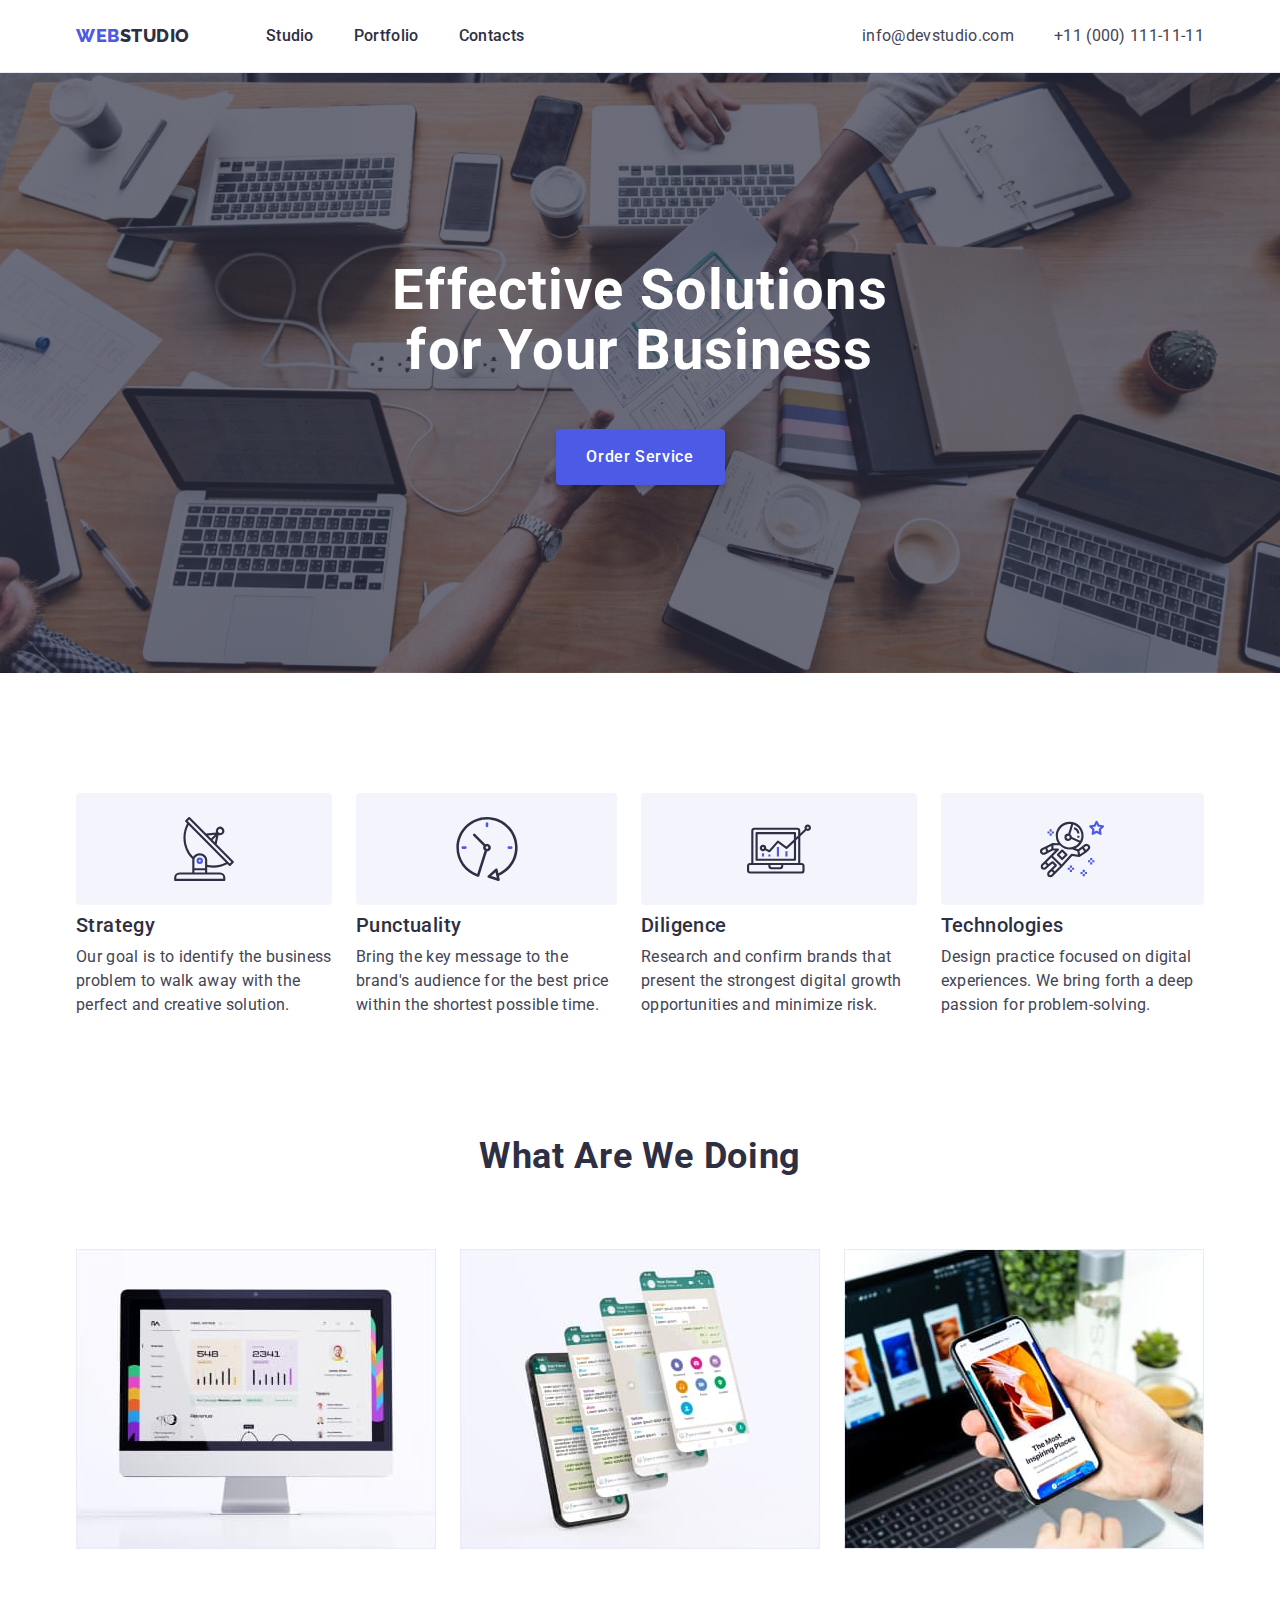
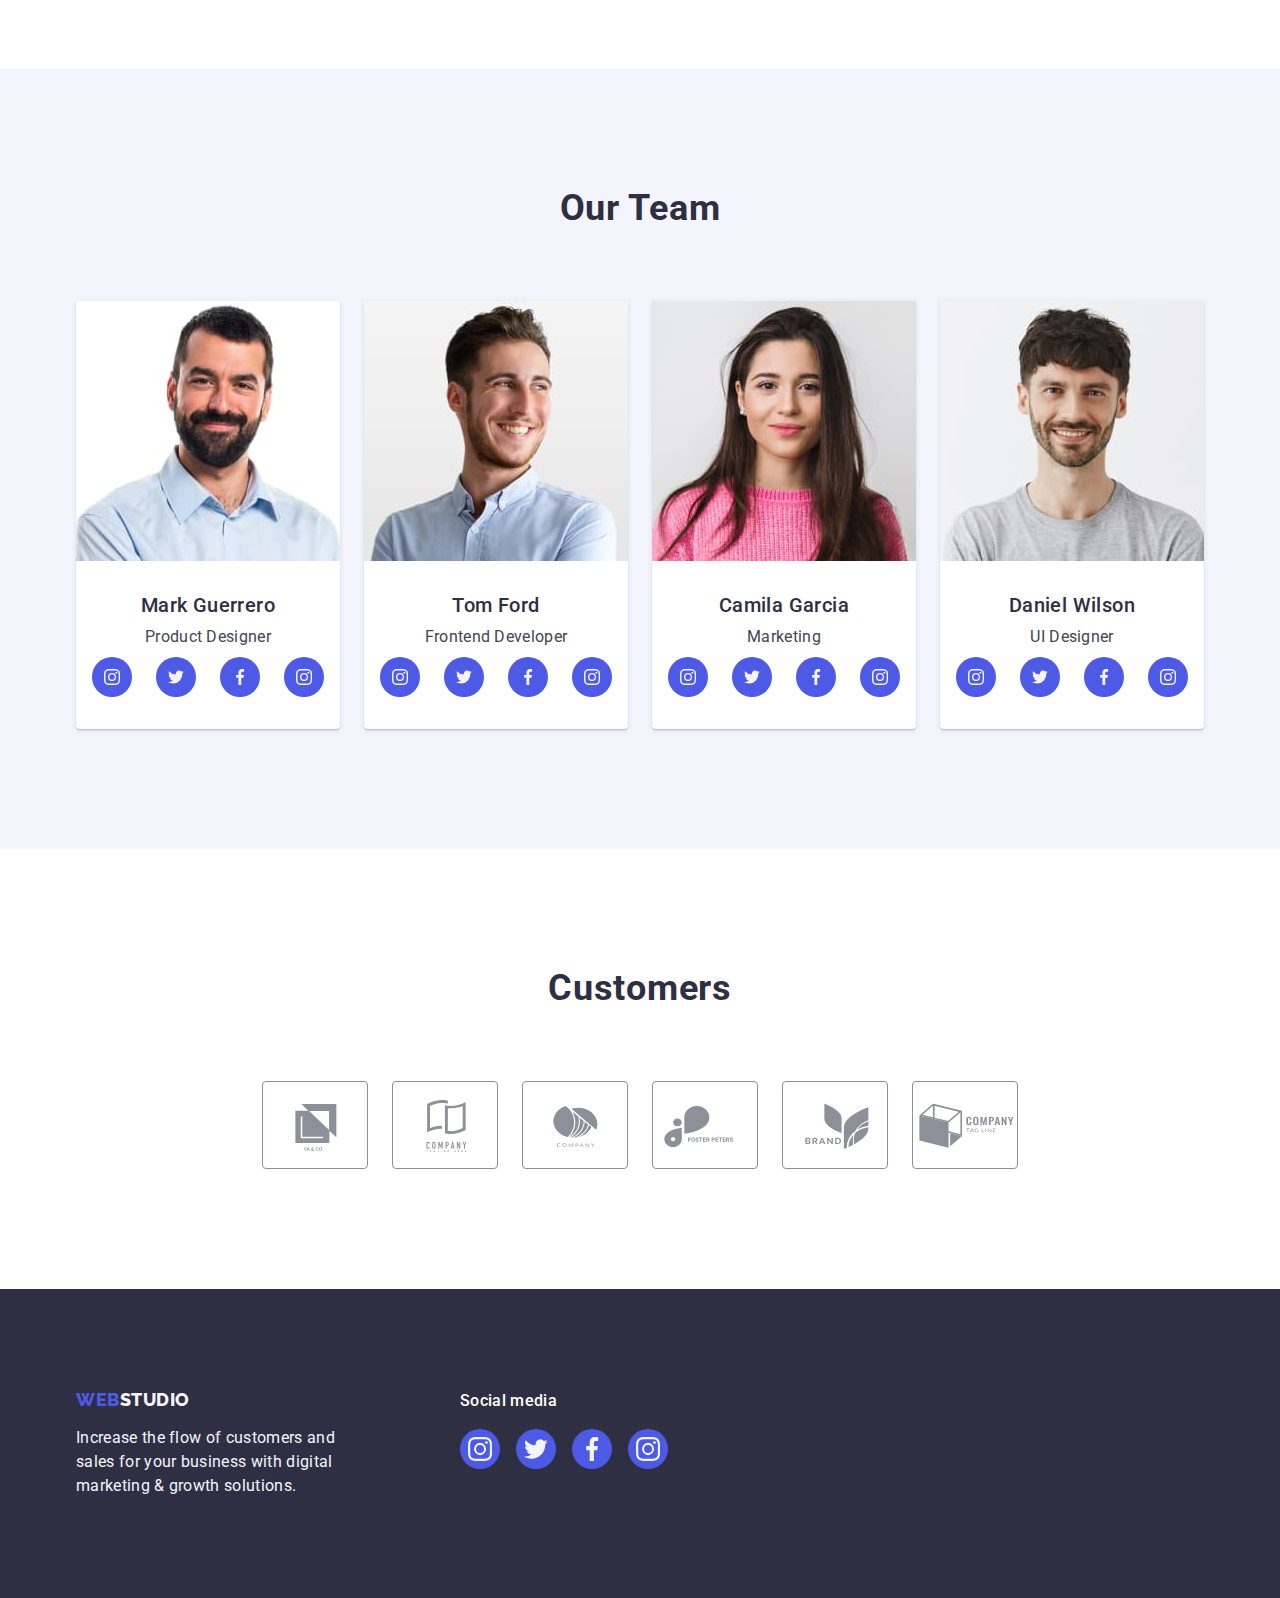
<file: index.html>
<!DOCTYPE html>
<html lang="en">
  <head>
    <meta charset="UTF-8" />
    <meta http-equiv="X-UA-Compatible" content="IE=edge" />
    <meta name="viewport" content="width=device-width, initial-scale=1.0" />
    <title>WEBSTUDIO</title>

    <link rel="preconnect" href="https://fonts.googleapis.com" />
    <link rel="preconnect" href="https://fonts.gstatic.com" crossorigin />
    <link
      href="https://fonts.googleapis.com/css2?family=Raleway:wght@800&family=Roboto:wght@400;500;700;900&display=swap"
      rel="stylesheet"
    />

    <link
      rel="stylesheet"
      href="https://cdnjs.cloudflare.com/ajax/libs/modern-normalize/2.0.0/modern-normalize.min.css"
    />
    <link rel="stylesheet" href="./css/styles.css" />
  </head>

  <body>
    <!-- HEADER  -->
    <header class="header">
      <div class="container header-container">
        <nav class="nav-container">
          <a href="./index.html" class="logo link"
            >Web<span class="header-logo">Studio</span></a
          >
          <ul class="list nav-menu">
            <li><a href="./index.html" class="nav-link link">Studio</a></li>
            <li>
              <a href="./portfolio.html" class="nav-link link">Portfolio</a>
            </li>
            <li><a href="" class="nav-link link">Contacts</a></li>
          </ul>
        </nav>
        <address class="contact-info">
          <ul class="list contact-list">
            <li>
              <a href="mailto:info@devstudio.com" class="contact-item link"
                >info@devstudio.com</a
              >
            </li>
            <li>
              <a href="tel:+110001111111" class="contact-item link"
                >+11 (000) 111-11-11</a
              >
            </li>
          </ul>
        </address>
      </div>
    </header>
    <main>
      <!-- HERO -->
      <section class="hero">
        <div class="container">
          <h1 class="hero-title">Effective Solutions for Your Business</h1>
          <button type="button" class="hero-button">Order Service</button>
        </div>
      </section>
      <!-- FEATURES  -->
      <section class="features section">
        <div class="container">
          <h2 class="features-title section-title visually-hidden">Features</h2>
          <ul class="list features-container">
            <li class="features-card">
              <div class="features-card-image">
                <svg width="64" height="64">
                  <use href="./images/icons.svg#icon-antenna"></use>
                </svg>
              </div>
              <h3 class="features-subtitle subtitle">Strategy</h3>
              <p class="features-text text">
                Our goal is to identify the business problem to walk away with
                the perfect and creative solution.
              </p>
            </li>
            <li class="features-card">
              <div class="features-card-image">
                <svg width="64" height="64">
                  <use href="./images/icons.svg#icon-clock"></use>
                </svg>
              </div>
              <h3 class="features-subtitle subtitle">Punctuality</h3>
              <p class="features-text text">
                Bring the key message to the brand's audience for the best price
                within the shortest possible time.
              </p>
            </li>
            <li class="features-card">
              <div class="features-card-image">
                <svg width="64" height="64">
                  <use href="./images/icons.svg#icon-diagram"></use>
                </svg>
              </div>
              <h3 class="features-subtitle subtitle">Diligence</h3>
              <p class="features-text text">
                Research and confirm brands that present the strongest digital
                growth opportunities and minimize risk.
              </p>
            </li>
            <li class="features-card">
              <div class="features-card-image">
                <svg width="64" height="64">
                  <use href="./images/icons.svg#icon-astronaut"></use>
                </svg>
              </div>
              <h3 class="features-subtitle subtitle">Technologies</h3>
              <p class="features-text text">
                Design practice focused on digital experiences. We bring forth a
                deep passion for problem-solving.
              </p>
            </li>
          </ul>
        </div>
      </section>
      <!-- SERVICES -->
      <section class="services section">
        <div class="container">
          <h2 class="services-title section-title">What are we doing</h2>
          <ul class="list services-list">
            <li class="services-item">
              <img
                src="./images/services/computer.jpg"
                alt="Computer monitor"
                width="360"
              />
            </li>
            <li class="services-item">
              <img
                src="./images/services/apps.jpg"
                alt="Phone apps"
                width="360"
              />
            </li>
            <li class="services-item">
              <img
                src="./images/services/phone.jpg"
                alt="Someone hold the phone"
                width="360"
              />
            </li>
          </ul>
        </div>
      </section>
      <!-- OUR TEAM  -->
      <section class="our-team section">
        <div class="container">
          <h2 class="our-team-title section-title">Our Team</h2>
          <ul class="list our-team-list">
            <li class="member-card">
              <img
                src="./images/our-team/mark-guerrero.jpg"
                alt="Team member Mark Guerrero"
                width="264"
              />
              <div class="team-card-text">
                <h3 class="subtitle our-team-subtitle">Mark Guerrero</h3>
                <p class="text our-team-text">Product Designer</p>
                <ul class="list social-media-list">
                  <li class="social-media-item">
                    <a
                      class="link social-media-link"
                      href=""
                      target="_blank"
                      rel="noreferrer noopener"
                    >
                      <svg class="social-media-icon" width="16" height="16">
                        <use href="./images/icons.svg#icon-instagram"></use>
                      </svg>
                    </a>
                  </li>
                  <li class="social-media-item">
                    <a
                      class="link social-media-link"
                      href=""
                      target="_blank"
                      rel="noreferrer noopener"
                    >
                      <svg class="social-media-icon" width="16" height="16">
                        <use href="./images/icons.svg#icon-twitter"></use>
                      </svg>
                    </a>
                  </li>
                  <li class="social-media-item">
                    <a
                      class="link social-media-link"
                      href=""
                      target="_blank"
                      rel="noreferrer noopener"
                    >
                      <svg class="social-media-icon" width="16" height="16">
                        <use href="./images/icons.svg#icon-facebook"></use>
                      </svg>
                    </a>
                  </li>
                  <li class="social-media-item">
                    <a
                      class="link social-media-link"
                      href=""
                      target="_blank"
                      rel="noreferrer noopener"
                    >
                      <svg class="social-media-icon" width="16" height="16">
                        <use href="./images/icons.svg#icon-instagram"></use>
                      </svg>
                    </a>
                  </li>
                </ul>
              </div>
            </li>
            <li class="member-card">
              <img
                src="./images/our-team/tom-ford.jpg"
                alt="Team member Tom Ford"
                width="264"
              />
              <div class="team-card-text">
                <h3 class="subtitle our-team-subtitle">Tom Ford</h3>
                <p class="text our-team-text">Frontend Developer</p>
                <ul class="list social-media-list">
                  <li class="social-media-item">
                    <a
                      class="link social-media-link"
                      href=""
                      target="_blank"
                      rel="noreferrer noopener"
                    >
                      <svg class="social-media-icon" width="16" height="16">
                        <use href="./images/icons.svg#icon-instagram"></use>
                      </svg>
                    </a>
                  </li>
                  <li class="social-media-item">
                    <a
                      class="link social-media-link"
                      href=""
                      target="_blank"
                      rel="noreferrer noopener"
                    >
                      <svg class="social-media-icon" width="16" height="16">
                        <use href="./images/icons.svg#icon-twitter"></use>
                      </svg>
                    </a>
                  </li>
                  <li class="social-media-item">
                    <a
                      class="link social-media-link"
                      href=""
                      target="_blank"
                      rel="noreferrer noopener"
                    >
                      <svg class="social-media-icon" width="16" height="16">
                        <use href="./images/icons.svg#icon-facebook"></use>
                      </svg>
                    </a>
                  </li>
                  <li class="social-media-item">
                    <a
                      class="link social-media-link"
                      href=""
                      target="_blank"
                      rel="noreferrer noopener"
                    >
                      <svg class="social-media-icon" width="16" height="16">
                        <use href="./images/icons.svg#icon-instagram"></use>
                      </svg>
                    </a>
                  </li>
                </ul>
              </div>
            </li>
            <li class="member-card">
              <img
                src="./images/our-team/camila-garcia.jpg"
                alt="Team member Camila Garcia"
                width="264"
              />
              <div class="team-card-text">
                <h3 class="subtitle our-team-subtitle">Camila Garcia</h3>
                <p class="text our-team-text">Marketing</p>
                <ul class="list social-media-list">
                  <li class="social-media-item">
                    <a
                      class="link social-media-link"
                      href=""
                      target="_blank"
                      rel="noreferrer noopener"
                    >
                      <svg class="social-media-icon" width="16" height="16">
                        <use href="./images/icons.svg#icon-instagram"></use>
                      </svg>
                    </a>
                  </li>
                  <li class="social-media-item">
                    <a
                      class="link social-media-link"
                      href=""
                      target="_blank"
                      rel="noreferrer noopener"
                    >
                      <svg class="social-media-icon" width="16" height="16">
                        <use href="./images/icons.svg#icon-twitter"></use>
                      </svg>
                    </a>
                  </li>
                  <li class="social-media-item">
                    <a
                      class="link social-media-link"
                      href=""
                      target="_blank"
                      rel="noreferrer noopener"
                    >
                      <svg class="social-media-icon" width="16" height="16">
                        <use href="./images/icons.svg#icon-facebook"></use>
                      </svg>
                    </a>
                  </li>
                  <li class="social-media-item">
                    <a
                      class="link social-media-link"
                      href=""
                      target="_blank"
                      rel="noreferrer noopener"
                    >
                      <svg class="social-media-icon" width="16" height="16">
                        <use href="./images/icons.svg#icon-instagram"></use>
                      </svg>
                    </a>
                  </li>
                </ul>
              </div>
            </li>
            <li class="member-card">
              <img
                src="./images/our-team/daniel-wilson.jpg"
                alt="Team member Daniel Wilson"
                width="264"
              />
              <div class="team-card-text">
                <h3 class="subtitle our-team-subtitle">Daniel Wilson</h3>
                <p class="text our-team-text">UI Designer</p>
                <ul class="list social-media-list">
                  <li class="social-media-item">
                    <a
                      class="link social-media-link"
                      href=""
                      target="_blank"
                      rel="noreferrer noopener"
                    >
                      <svg class="social-media-icon" width="16" height="16">
                        <use href="./images/icons.svg#icon-instagram"></use>
                      </svg>
                    </a>
                  </li>
                  <li class="social-media-item">
                    <a
                      class="link social-media-link"
                      href=""
                      target="_blank"
                      rel="noreferrer noopener"
                    >
                      <svg class="social-media-icon" width="16" height="16">
                        <use href="./images/icons.svg#icon-twitter"></use>
                      </svg>
                    </a>
                  </li>
                  <li class="social-media-item">
                    <a
                      class="link social-media-link"
                      href=""
                      target="_blank"
                      rel="noreferrer noopener"
                    >
                      <svg class="social-media-icon" width="16" height="16">
                        <use href="./images/icons.svg#icon-facebook"></use>
                      </svg>
                    </a>
                  </li>
                  <li class="social-media-item">
                    <a
                      class="link social-media-link"
                      href=""
                      target="_blank"
                      rel="noreferrer noopener"
                    >
                      <svg class="social-media-icon" width="16" height="16">
                        <use href="./images/icons.svg#icon-instagram"></use>
                      </svg>
                    </a>
                  </li>
                </ul>
              </div>
            </li>
          </ul>
        </div>
      </section>

      <!-- CUSTOMERS  -->
      <section class="customers section">
        <div class="container">
          <h2 class="section-title customers-section-title">Customers</h2>
          <ul class="list cutomers-list">
            <li class="cutomer-list-card">
              <a
                class="link cutomer-list-item"
                href=""
                target="_blank"
                rel="noreferrer noopener"
              >
                <svg class="customers-icon-logo" width="104" height="56">
                  <use href="./images/icons.svg#icon-customer-logo-1"></use>
                </svg>
              </a>
            </li>
            <li class="cutomer-list-card">
              <a
                class="link cutomer-list-item"
                href=""
                target="_blank"
                rel="noreferrer noopener"
              >
                <svg class="customers-icon-logo" width="104" height="56">
                  <use href="./images/icons.svg#icon-customer-logo-2"></use>
                </svg>
              </a>
            </li>
            <li class="cutomer-list-card">
              <a
                class="link cutomer-list-item"
                href=""
                target="_blank"
                rel="noreferrer noopener"
              >
                <svg class="customers-icon-logo" width="104" height="56">
                  <use href="./images/icons.svg#icon-customer-logo-3"></use>
                </svg>
              </a>
            </li>
            <li class="cutomer-list-card">
              <a
                class="link cutomer-list-item"
                href=""
                target="_blank"
                rel="noreferrer noopener"
              >
                <svg class="customers-icon-logo" width="104" height="56">
                  <use href="./images/icons.svg#icon-customer-logo-4"></use>
                </svg>
              </a>
            </li>
            <li class="cutomer-list-card">
              <a
                class="link cutomer-list-item"
                href=""
                target="_blank"
                rel="noreferrer noopener"
              >
                <svg class="customers-icon-logo" width="104" height="56">
                  <use href="./images/icons.svg#icon-customer-logo-5"></use>
                </svg>
              </a>
            </li>
            <li class="cutomer-list-card">
              <a
                class="link cutomer-list-item"
                href=""
                target="_blank"
                rel="noreferrer noopener"
              >
                <svg class="customers-icon-logo" width="104" height="56">
                  <use href="./images/icons.svg#icon-customer-logo-6"></use>
                </svg>
              </a>
            </li>
          </ul>
        </div>
      </section>
    </main>
    <!-- FOOTER  -->
    <footer class="footer">
      <div class="container footer-container">
        <div class="footer-wrap">
          <a href="./index.html" class="logo link"
            >Web<span class="footer-logo">Studio</span></a
          >
          <p class="footer-text">
            Increase the flow of customers and sales for your business with
            digital marketing & growth solutions.
          </p>
        </div>
        <div class="social-media-wrap">
          <p class="footer-title-sm">Social media</p>
          <ul class="list social-media-list">
            <li class="social-media-item">
              <a
                class="link social-media-link"
                href=""
                target="_blank"
                rel="noreferrer noopener"
              >
                <svg class="social-media-icon" width="24" height="24">
                  <use href="./images/icons.svg#icon-instagram"></use>
                </svg>
              </a>
            </li>
            <li class="social-media-item">
              <a
                class="link social-media-link"
                href=""
                target="_blank"
                rel="noreferrer noopener"
              >
                <svg class="social-media-icon" width="24" height="24">
                  <use href="./images/icons.svg#icon-twitter"></use>
                </svg>
              </a>
            </li>
            <li class="social-media-item">
              <a
                class="link social-media-link"
                href=""
                target="_blank"
                rel="noreferrer noopener"
              >
                <svg class="social-media-icon" width="24" height="24">
                  <use href="./images/icons.svg#icon-facebook"></use>
                </svg>
              </a>
            </li>
            <li class="social-media-item">
              <a
                class="link social-media-link"
                href=""
                target="_blank"
                rel="noreferrer noopener"
              >
                <svg class="social-media-icon" width="24" height="24">
                  <use href="./images/icons.svg#icon-instagram"></use>
                </svg>
              </a>
            </li>
          </ul>
        </div>
      </div>
    </footer>
  </body>
</html>
</file>
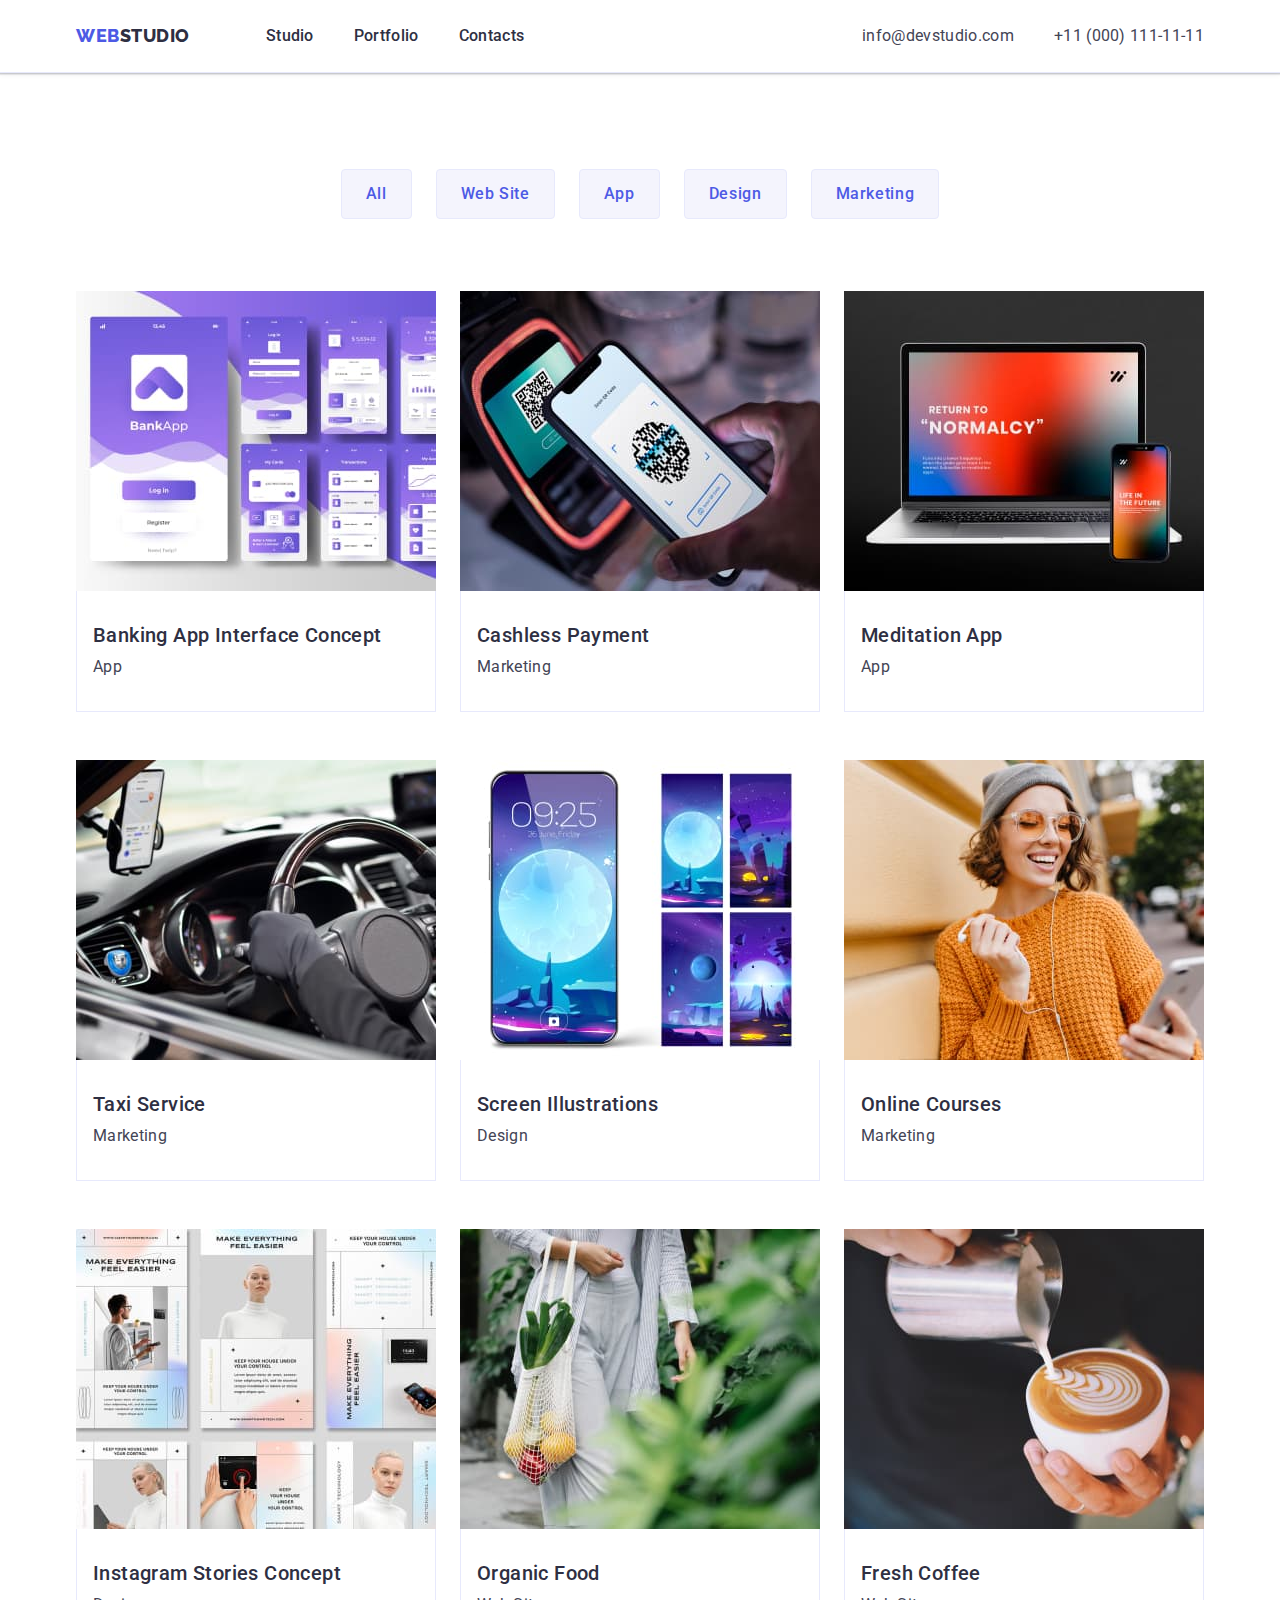
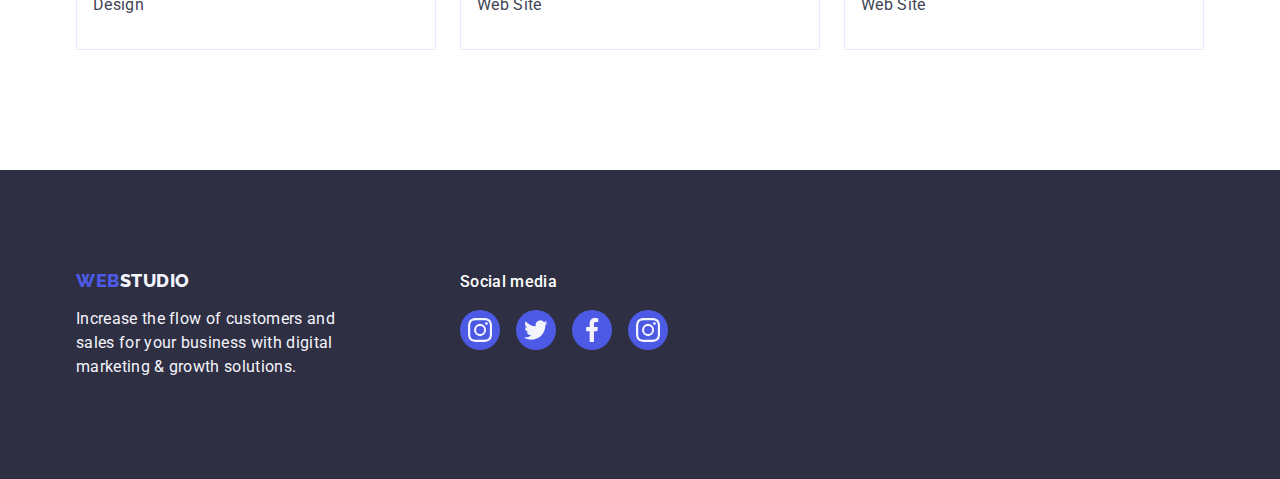
<file: portfolio.html>
<!DOCTYPE html>
<html lang="en">
  <head>
    <meta charset="UTF-8" />
    <meta http-equiv="X-UA-Compatible" content="IE=edge" />
    <meta name="viewport" content="width=device-width, initial-scale=1.0" />
    <title>Portfolio</title>

    <link rel="preconnect" href="https://fonts.googleapis.com" />
    <link rel="preconnect" href="https://fonts.gstatic.com" crossorigin />
    <link
      href="https://fonts.googleapis.com/css2?family=Raleway:wght@800&family=Roboto:wght@400;500;700;900&display=swap"
      rel="stylesheet"
    />

    <link
      rel="stylesheet"
      href="https://cdnjs.cloudflare.com/ajax/libs/modern-normalize/2.0.0/modern-normalize.min.css"
    />

    <link rel="stylesheet" href="./css/styles.css" />
  </head>
  <body>
    <!-- HEADER  -->
    <header class="header">
      <div class="container header-container">
        <nav class="nav-container">
          <a href="./index.html" class="logo link"
            >Web<span class="header-logo">Studio</span></a
          >
          <ul class="list nav-menu">
            <li><a href="./index.html" class="nav-link link">Studio</a></li>
            <li>
              <a href="./portfolio.html" class="nav-link link">Portfolio</a>
            </li>
            <li><a href="" class="nav-link link">Contacts</a></li>
          </ul>
        </nav>
        <address class="contact-info">
          <ul class="list contact-list">
            <li>
              <a href="mailto:info@devstudio.com" class="contact-item link"
                >info@devstudio.com</a
              >
            </li>
            <li>
              <a href="tel:+110001111111" class="contact-item link"
                >+11 (000) 111-11-11</a
              >
            </li>
          </ul>
        </address>
      </div>
    </header>
    <!-- MAIN CONTENT  -->
    <main>
      <section class="portfolio-section">
        <div class="container">
          <h1 class="visually-hidden">Portfolio</h1>
          <ul class="list filters-container">
            <li><button type="button" class="filter-buttom">All</button></li>
            <li>
              <button type="button" class="filter-buttom">Web Site</button>
            </li>
            <li><button type="button" class="filter-buttom">App</button></li>
            <li><button type="button" class="filter-buttom">Design</button></li>
            <li>
              <button type="button" class="filter-buttom">Marketing</button>
            </li>
          </ul>

          <ul class="list portfolio-container">
            <li class="portfolio-card">
              <a href="" class="portfolio-card-link link">
                <img
                  src="./images/portfolio/banking-app.jpg"
                  alt="Banking App Interface"
                  width="360"
                  height="300"
                />
                <div class="portfolio-card-text">
                  <h2 class="subtitle">Banking App Interface Concept</h2>
                  <p class="text">App</p>
                </div>
              </a>
            </li>
            <li class="portfolio-card">
              <a href="" class="portfolio-card-link link">
                <img
                  src="./images/portfolio/cashless-payment.jpg"
                  alt="Cashless payment by phone"
                  width="360"
                  height="300"
                />
                <div class="portfolio-card-text">
                  <h2 class="subtitle">Cashless Payment</h2>
                  <p class="text">Marketing</p>
                </div>
              </a>
            </li>
            <li class="portfolio-card">
              <a href="" class="portfolio-card-link link">
                <img
                  src="./images/portfolio/meditation-app.jpg"
                  alt="Meditation app"
                  width="360"
                  height="300"
                />
                <div class="portfolio-card-text">
                  <h2 class="subtitle">Meditation App</h2>
                  <p class="text">App</p>
                </div>
              </a>
            </li>
            <li class="portfolio-card">
              <a href="" class="portfolio-card-link link">
                <img
                  src="./images/portfolio/taxi-service.jpg"
                  alt="car"
                  width="360"
                  height="300"
                />
                <div class="portfolio-card-text">
                  <h2 class="subtitle">Taxi Service</h2>
                  <p class="text">Marketing</p>
                </div>
              </a>
            </li>
            <li class="portfolio-card">
              <a href="" class="portfolio-card-link link">
                <img
                  src="./images/portfolio/screen-illustrations.jpg"
                  alt="Phone screens"
                  width="360"
                  height="300"
                />
                <div class="portfolio-card-text">
                  <h2 class="subtitle">Screen Illustrations</h2>
                  <p class="text">Design</p>
                </div>
              </a>
            </li>
            <li class="portfolio-card">
              <a href="" class="portfolio-card-link link">
                <img
                  src="./images/portfolio/online-courses.jpg"
                  alt="Young girl"
                  width="360"
                  height="300"
                />
                <div class="portfolio-card-text">
                  <h2 class="subtitle">Online Courses</h2>
                  <p class="text">Marketing</p>
                </div>
              </a>
            </li>
            <li class="portfolio-card">
              <a href="" class="portfolio-card-link link">
                <img
                  src="./images/portfolio/instagram-stories.jpg"
                  alt="Instagram stories makets"
                  width="360"
                  height="300"
                />
                <div class="portfolio-card-text">
                  <h2 class="subtitle">Instagram Stories Concept</h2>
                  <p class="text">Design</p>
                </div>
              </a>
            </li>
            <li class="portfolio-card">
              <a href="" class="portfolio-card-link link">
                <img
                  src="./images/portfolio/organic-food.jpg"
                  alt="Bag with wegetables"
                  width="360"
                  height="300"
                />
                <div class="portfolio-card-text">
                  <h2 class="subtitle">Organic Food</h2>
                  <p class="text">Web Site</p>
                </div>
              </a>
            </li>
            <li class="portfolio-card">
              <a href="" class="portfolio-card-link link">
                <img
                  src="./images/portfolio/coffee.jpg"
                  alt="Cup of coffee"
                  width="360"
                  height="300"
                />
                <div class="portfolio-card-text">
                  <h2 class="subtitle">Fresh Coffee</h2>
                  <p class="text">Web Site</p>
                </div>
              </a>
            </li>
          </ul>
        </div>
      </section>
    </main>

    <!-- FOOTER  -->
    <footer class="footer">
      <div class="container footer-container">
        <div class="footer-wrap">
          <a href="./index.html" class="logo link"
            >Web<span class="footer-logo">Studio</span></a
          >
          <p class="footer-text">
            Increase the flow of customers and sales for your business with
            digital marketing & growth solutions.
          </p>
        </div>
        <div class="social-media-wrap">
          <p class="footer-title-sm">Social media</p>
          <ul class="list social-media-list">
            <li class="social-media-item">
              <a
                class="link social-media-link"
                href=""
                target="_blank"
                rel="noreferrer noopener"
              >
                <svg class="social-media-icon" width="24" height="24">
                  <use href="./images/icons.svg#icon-instagram"></use>
                </svg>
              </a>
            </li>
            <li class="social-media-item">
              <a
                class="link social-media-link"
                href=""
                target="_blank"
                rel="noreferrer noopener"
              >
                <svg class="social-media-icon" width="24" height="24">
                  <use href="./images/icons.svg#icon-twitter"></use>
                </svg>
              </a>
            </li>
            <li class="social-media-item">
              <a
                class="link social-media-link"
                href=""
                target="_blank"
                rel="noreferrer noopener"
              >
                <svg class="social-media-icon" width="24" height="24">
                  <use href="./images/icons.svg#icon-facebook"></use>
                </svg>
              </a>
            </li>
            <li class="social-media-item">
              <a
                class="link social-media-link"
                href=""
                target="_blank"
                rel="noreferrer noopener"
              >
                <svg class="social-media-icon" width="24" height="24">
                  <use href="./images/icons.svg#icon-instagram"></use>
                </svg>
              </a>
            </li>
          </ul>
        </div>
      </div>
    </footer>
  </body>
</html>
</file>
<file: css/styles.css>
:root {
  --brand-color-dark: #2e2f42;
  --text-color: #434455;
  --accent-color: #404bbf;
  --white-color: #ffffff;
  --brand-color-light: #f4f4fd;
  --logo-color: #4d5ae5;
}

body {
  font-family: "Roboto", sans-serif;
  color: var(--text-color);
  background-color: var(--white-color);
}

h1,
h2,
h3,
h4,
p {
  margin: 0;
}

ul,
ol {
  margin: 0;
  padding: 0;
}

img {
  display: block;
}

.list {
  list-style: none;
}

.link {
  text-decoration: none;
  font-family: inherit;
}

.container {
  width: 1158px;
  padding-left: 15px;
  padding-right: 15px;
  margin-left: auto;
  margin-right: auto;
}

.section {
  padding: 120px 0;
}

.visually-hidden {
  position: absolute;
  white-space: nowrap;
  width: 1px;
  height: 1px;
  overflow: hidden;
  border: 0;
  padding: 0;
  clip: rect(0 0 0 0);
  clip-path: inset(50%);
  margin: -1px;
}

.section-title {
  margin-bottom: 72px;

  font-style: normal;
  font-weight: 700;
  font-size: 36px;
  line-height: 1.11;
  text-align: center;
  letter-spacing: 0.02em;
  text-transform: capitalize;
  color: var(--brand-color-dark);
}

.subtitle {
  margin-bottom: 8px;

  font-style: normal;
  font-weight: 500;
  font-size: 20px;
  line-height: 1.2;
  letter-spacing: 0.02em;
  color: var(--brand-color-dark);
}

.text {
  font-size: 16px;
  line-height: 1.5;
  letter-spacing: 0.02em;
  color: var(--text-color);
}

/* HEADER  */
.header {
  background-color: var(--white-color);
  padding-top: 24px;
  padding-bottom: 24px;

  border-bottom: 1px solid #e7e9fc;
  box-shadow: 0px 2px 1px rgba(46, 47, 66, 0.08),
    0px 1px 1px rgba(46, 47, 66, 0.16), 0px 1px 6px rgba(46, 47, 66, 0.08);
}
.header-container {
  display: flex;
}

/* LOGO  */
.logo {
  margin-right: 76px;

  font-family: "Raleway", sans-serif;
  font-style: normal;
  font-weight: 800;
  font-size: 18px;
  line-height: 1.17;
  display: flex;
  align-items: center;
  letter-spacing: 0.03em;
  text-transform: uppercase;
  color: var(--logo-color);
}

.header-logo {
  color: var(--brand-color-dark);
}

.logo-first-part {
  color: var(--logo-color);
}

/* NAVIGATION  */
.nav-container {
  display: flex;
  align-items: center;
}

.nav-menu {
  display: flex;
  align-items: center;
  gap: 40px;
}

.nav-link {
  padding: 24px 0;
  font-style: normal;
  font-weight: 500;
  font-size: 16px;
  line-height: 1.5;
  letter-spacing: 0.02em;
  color: var(--brand-color-dark);
}
.nav-link:hover,
.nav-link:focus {
  color: var(--accent-color);
}

/* CONTACT  */

.contact-info {
  font-style: normal;
  margin-left: auto;
}
.contact-list {
  display: flex;
  align-items: center;
  gap: 40px;
}

.contact-item {
  font-weight: 400;
  font-size: 16px;
  line-height: 1.5;
  letter-spacing: 0.02em;
  color: var(--text-color);
}

.contact-item:hover,
.contact-item:focus {
  color: var(--accent-color);
}
/* ======================== MAIN PAGE ========================== */

/* HERO  */
.hero {
  background-image: linear-gradient(
      rgba(46, 47, 66, 0.7),
      rgba(46, 47, 66, 0.7)
    ),
    url("../images/hero/people-office.jpg");
  background-size: cover;
  background-position: center;
  background-repeat: no-repeat;

  background-color: var(--brand-color-dark);
  max-width: 1440px;
  padding-top: 188px;
  padding-bottom: 188px;
  margin: 0 auto;
}

.hero-title {
  max-width: 496px;
  text-align: center;
  margin-bottom: 48px;
  margin-left: auto;
  margin-right: auto;

  font-style: normal;
  font-weight: 700;
  font-size: 56px;
  line-height: 1.07;
  letter-spacing: 0.02em;

  color: var(--white-color);
}

.hero-button {
  display: block;
  margin-left: auto;
  margin-right: auto;
  box-shadow: 0px 4px 4px rgba(0, 0, 0, 0.15);
  border-radius: 4px;
  border: transparent;
  min-width: 169px;
  min-height: 56px;

  font-style: normal;
  font-weight: 500;
  font-size: 16px;
  line-height: 1.5;
  letter-spacing: 0.04em;
  color: var(--white-color);
  background-color: var(--logo-color);
  cursor: pointer;
}

.hero-button:hover,
.hero-button:focus {
  background-color: var(--accent-color);
}

/* FEATURES  */

.features {
  background-color: var(--white-color);
}

.features-container {
  display: flex;
  align-items: center;
  gap: 24px;
}

.features-card {
  flex-basis: calc((100%-72px) / 4);
}

.features-card-image {
  background-color: var(--brand-color-light);
  border-radius: 4px;
  width: 100%;
  height: 112px;

  display: flex;
  align-items: center;
  justify-content: center;
  margin-bottom: 8px;
}

/* SERVICES  */
.services {
  background-color: var(--white-color);
}

.services.section {
  padding-top: 0;
}

.services-list {
  display: flex;
  gap: 24px;
}

.services-item {
  flex-basis: calc((100%-48px) / 3);
}

/* OUR TEAM  */

.our-team {
  background-color: var(--brand-color-light);
}

.our-team-list {
  display: flex;
  gap: 24px;
}

.member-card {
  flex-basis: calc((100%-24px * 3) / 4);

  box-shadow: 0px 1px 6px rgba(46, 47, 66, 0.08),
    0px 1px 1px rgba(46, 47, 66, 0.16), 0px 2px 1px rgba(46, 47, 66, 0.08);
  border-radius: 0px 0px 4px 4px;

  background-color: var(--white-color);
}

.team-card-text {
  padding: 32px 16px;
}

.our-team .subtitle {
  text-align: center;
}

.our-team .text {
  text-align: center;
  color: var(--text-color);
  margin-bottom: 8px;
}

.social-media-list {
  display: flex;
  gap: 24px;
  align-items: center;
  justify-content: center;
}

.social-media-item {
  width: 40px;
  height: 40px;
}

.social-media-link {
  display: flex;
  align-items: center;
  justify-content: center;

  width: 100%;
  height: 100%;
  background-color: #4d5ae5;
  border-radius: 50%;
}

.social-media-link:hover,
.social-media-link:focus {
  background-color: #404bbf;
}

.social-media-icon {
  fill: var(--brand-color-light);
}

/* CUSTOMERS  */

.customers {
  background-color: var(--white-color);
}

.cutomers-list {
  display: flex;
  align-items: center;
  justify-content: center;
  width: 100%;
  height: 100%;

  gap: 24px;
}

.cutomer-list-card {
  flex-basis: calc((100%-120px) / 6);
  height: 88px;
}

.cutomer-list-item {
  width: 100%;
  height: 100%;
  border: 1px solid #8e8f99;
  border-radius: 4px;
  display: flex;
  align-items: center;
  justify-content: center;
  color: #8e8f99;
}

.customers-icon-logo {
  fill: currentColor;
}

.cutomer-list-item:hover,
.cutomer-list-item:focus {
  border-color: var(--accent-color);
  color: var(--accent-color);
}

/* / CONTENT  */

/* FOOTER  */
.footer {
  padding-top: 100px;
  padding-bottom: 100px;

  background-color: var(--brand-color-dark);
}

.footer-container {
  display: flex;
  align-items: baseline;
}

.footer-wrap {
  margin-right: 120px;
}

.footer .logo {
  display: inline-block;
  margin-bottom: 16px;
}
.footer-logo {
  color: var(--brand-color-light);
}

.footer .footer-text {
  max-width: 264px;

  font-weight: 400;
  font-size: 16px;
  line-height: 1.5;
  letter-spacing: 0.02em;
  color: var(--brand-color-light);
}

.footer-title-sm {
  margin-bottom: 16px;

  font-style: normal;
  font-weight: 500;
  font-size: 16px;
  line-height: 1.5;
  letter-spacing: 0.02em;

  color: var(--white-color);
}

.footer .social-media-list {
  display: flex;
  gap: 16px;
  align-items: center;
  justify-content: center;
}

.footer .social-media-item {
  width: 40px;
  height: 40px;
}

.footer .social-media-link {
  display: flex;
  align-items: center;
  justify-content: center;

  width: 100%;
  height: 100%;
  background-color: var(--logo-color);
  border-radius: 50%;
}

.footer .social-media-link:hover,
.footer .social-media-link:focus {
  background-color: #31d0aa;
}

/* ======================== / MAIN PAGE ========================== */

/* ======================== PORTFOLIO PAGE ========================== */

/* PORTFOLIO FILTER BUTTONS  */

.portfolio-section {
  padding-top: 96px;
  padding-bottom: 120px;
}

.filters-container {
  display: flex;
  margin-bottom: 72px;
  justify-content: center;
  gap: 24px;
}

.filter-buttom {
  padding: 12px 24px;

  font-style: normal;
  font-weight: 500;
  font-size: 16px;
  line-height: 1.5;
  text-align: center;
  letter-spacing: 0.04em;
  color: var(--logo-color);
  background-color: var(--brand-color-light);
  cursor: pointer;

  border: 1px solid #e7e9fc;
  border-radius: 4px;
}

.filter-buttom:hover,
.filter-buttom:focus {
  color: var(--white-color);
  background-color: var(--accent-color);
  cursor: pointer;

  box-shadow: 0px 3px 1px rgba(0, 0, 0, 0.1), 0px 2px 1px rgba(0, 0, 0, 0.08),
    0px 2px 2px rgba(0, 0, 0, 0.12);
  border-radius: 4px;
  border: 1px solid transparent;
}

/* PORTFOLIO CARDS  */

.portfolio-container {
  display: flex;
  flex-wrap: wrap;
  gap: 48px 24px;
}
.portfolio-card {
  background-color: var(--white-color);
  flex-basis: calc(100%-48px) / 3;
}

.portfolio-card-text {
  padding: 32px 16px;
  border: 1px solid #e7e9fc;
  border-top: none;
}

.portfolio-card-link {
  display: block;
}

.portfolio-card-link:hover,
.portfolio-card-link:focus {
  box-shadow: 0px 1px 6px rgba(46, 47, 66, 0.08),
    0px 1px 1px rgba(46, 47, 66, 0.16), 0px 2px 1px rgba(46, 47, 66, 0.08);
}
</file>
